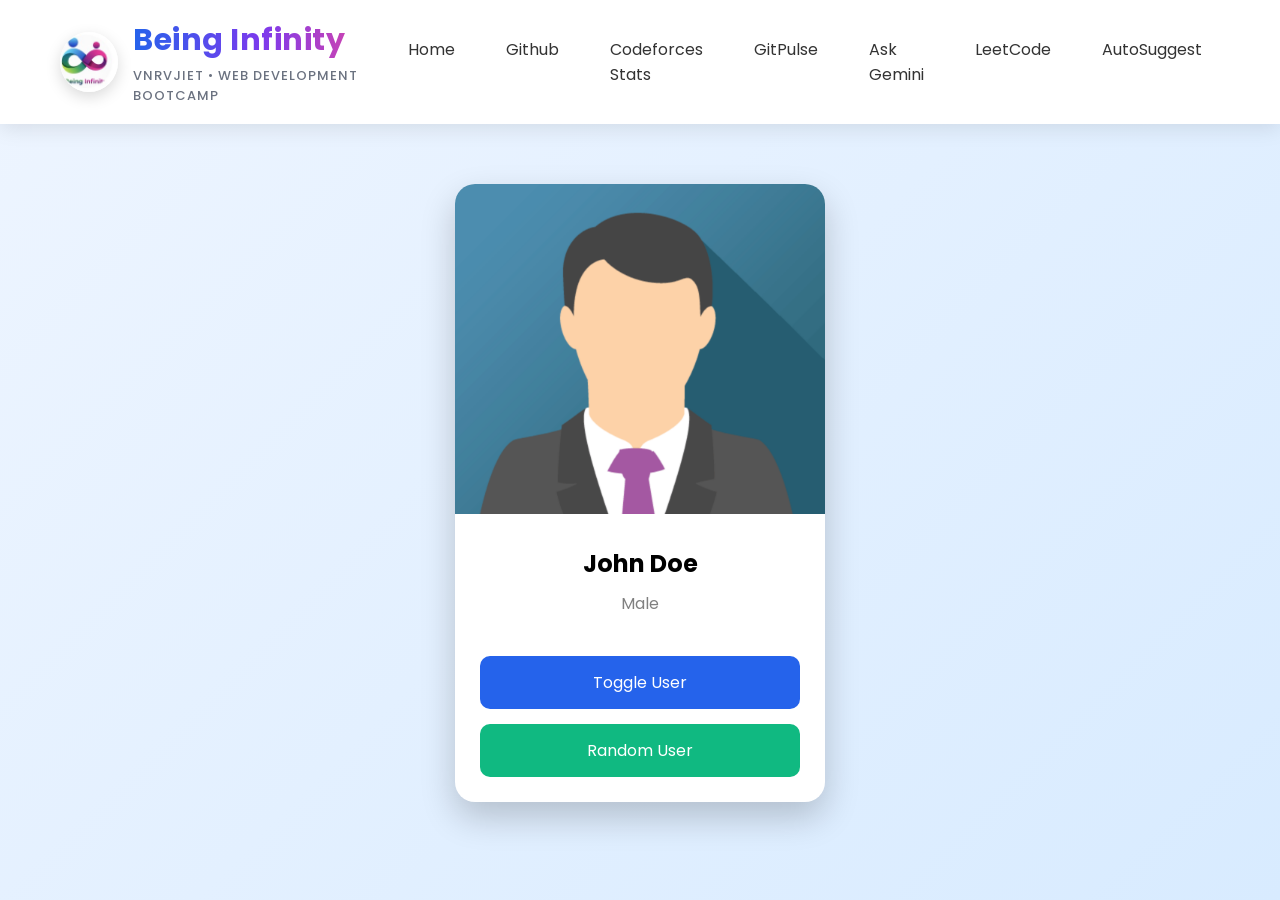
<file: target/classes/static/index.html>
<!DOCTYPE html>
<html lang="en">

<head>

    <meta charset="UTF-8">

    <meta name="viewport" content="width=device-width, initial-scale=1.0">

    <title>Being Infinity</title>

    <link href="https://fonts.googleapis.com/css2?family=Poppins:wght@300;400;500;600;700&display=swap"
        rel="stylesheet">

    <link rel="stylesheet" href="index.css">

</head>

<body>

    <nav class="navbar">

       <div class="logo">

    <img src="being-infinity.png" alt="Being Infinity Logo">

    <div class="logo-text">

        <h2>Being Infinity</h2>

        <p>VNRVJIET • Web Development Bootcamp</p>

    </div>

</div>

        <div class="nav-links">

            <a href="#">Home</a>

            <a href="https://github.com/" target="_blank">Github</a>

            <a href="codeforces-stats.html" target="_blank">Codeforces Stats</a>

            <a href="gitpulse.html" target="_blank">GitPulse</a>

            <a href="ask-gemini.html" target="_blank">Ask Gemini</a>

            <a href="leetcode-stats.html" target="_blank">LeetCode</a>

            <a href="autosuggest.html" target="_blank">AutoSuggest</a>

        </div>

    </nav>

    <main>

        <div class="card">

            <img
                id="user-image"
                src="john.png"
                alt="User Image">

            <div class="card-content">

                <h2 id="user-name">John Doe</h2>

                <p id="user-gender">Male</p>

                <button class="toggle-btn" onclick="toggleUser()">

                    Toggle User

                </button>

                <button class="random-btn" onclick="randomUser()">

                    Random User

                </button>

            </div>

        </div>

    </main>

    <script src="index.js"></script>

</body>

</html>
</file>
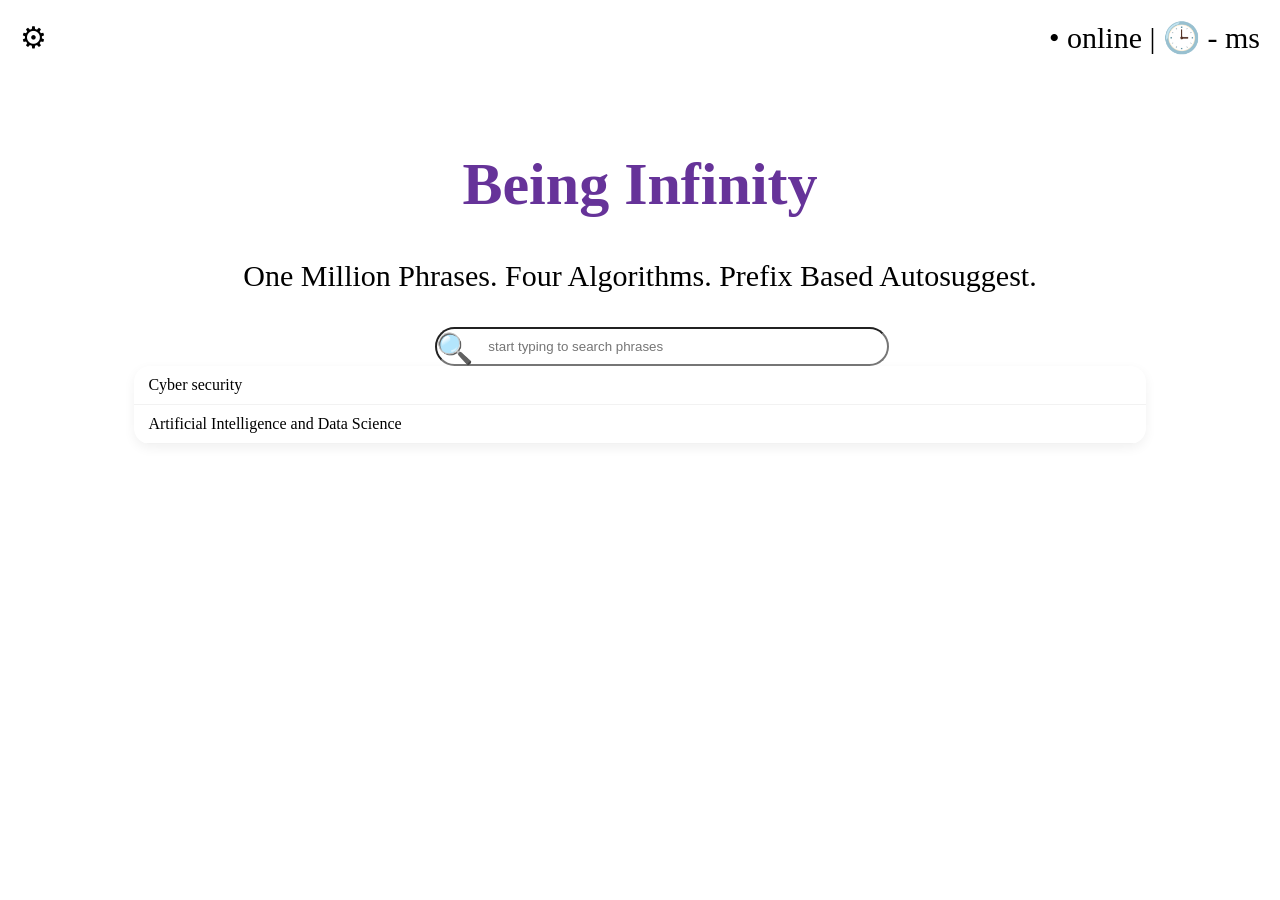
<file: target/classes/static/autosuggest.html>
<!DOCTYPE html>
<html lang="en">
<head>
    <meta charset="UTF-8">
    <meta name="viewport" content="width=device-width, initial-scale=1.0">
    <title>Being Infinity</title>
    <style>
        body{
            text-align:center;
            font-size:30px;
        }

        .gear{
            position:fixed;
            top:20px;
            left:20px;
        }

        .pill{
            position:fixed;
            top:20px;
            right:20px;
        }

        .logo{
            margin-top:150px;
            color:rebeccapurple;
        }

        input[type=text]{
            width:400px;
        }

        .searchbox{
            padding-top:10px;
            padding-bottom:10px;
            padding-left:40px;
            padding-right:10px; 
            border-radius:20px;
            width:50%;

        }

        .lens{
            position:relative;
            left:45px;
            top:8px;
        }

        .search-suggestions {
            width: 80%;
            margin: 8px 0 0;
            border-radius: 16px;
            box-shadow: 0 4px 12px rgba(0, 0, 0, 0.06);
            overflow: hidden;
            text-align: left;
            margin: 0px auto;
        }
        .suggestion {
            padding: 10px 14px;
            border-bottom: 1px solid #f2f2f2;
            font-size: 16px;
        }
        </style>
</head>
<body>
     <span class="gear" > &#x2699; </span>
     <span class="pill" > &#x2022; online | &#x1F552; - ms </span>
     <h1 class="logo"> Being Infinity </h1>
     <p> One Million Phrases. Four Algorithms. Prefix Based Autosuggest.</p>
     <span class="lens"> &#128269; </span>
     <input class="searchbox" type="text"
        placeholder="   start typing to search phrases">

    <div class="search-suggestions">
        <div class="suggestion"> Cyber security </div>
        <div class="suggestion"> Artificial Intelligence and Data Science </div>
    </div>
</body>
</html>
</file>
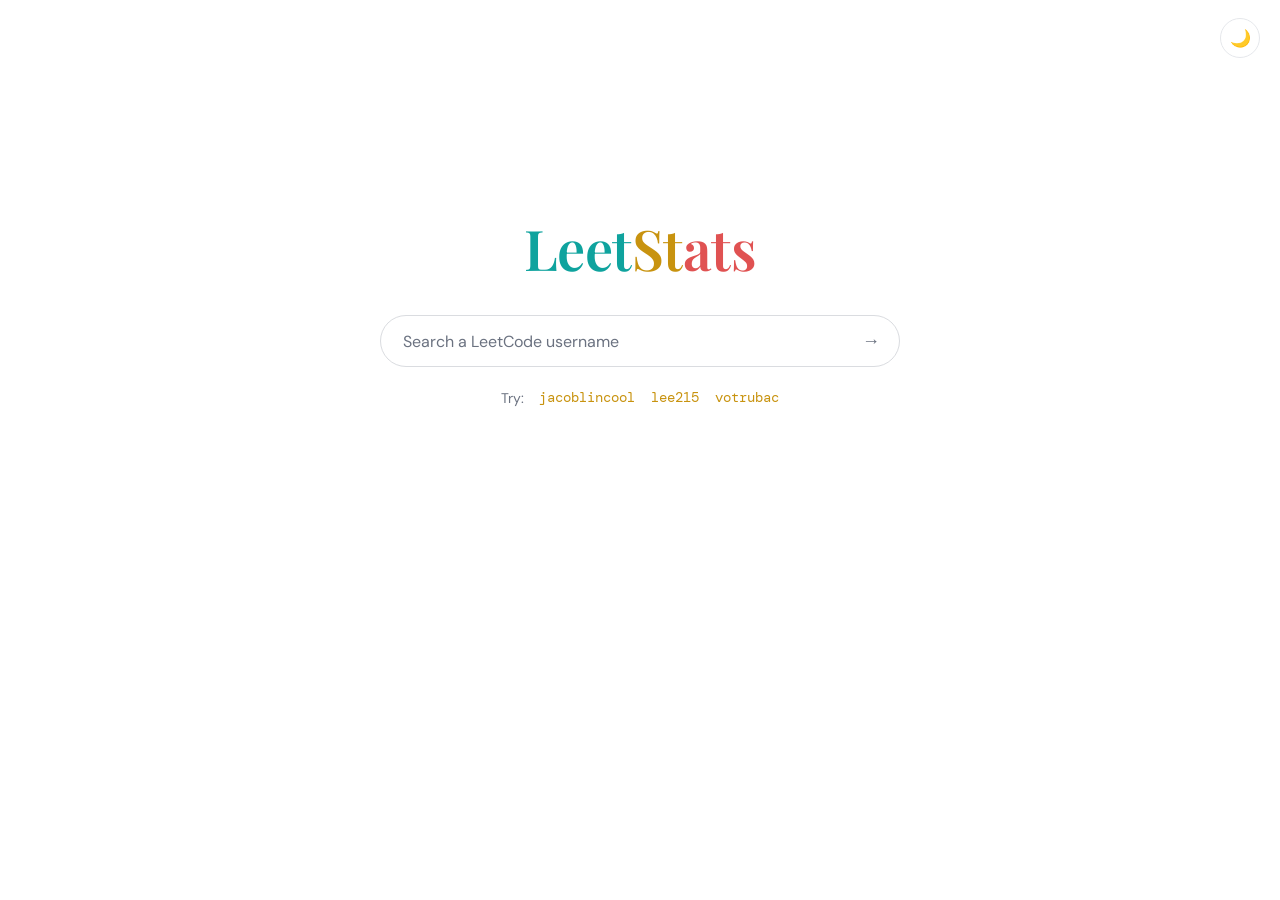
<file: target/classes/static/leetcode-stats.html>
<!DOCTYPE html>
<html lang="en" data-theme="light">
<head>
<meta charset="UTF-8">
<meta name="viewport" content="width=device-width, initial-scale=1.0">
<title>LeetStats</title>
<link rel="preconnect" href="https://fonts.googleapis.com">
<link rel="preconnect" href="https://fonts.gstatic.com" crossorigin>
<link href="https://fonts.googleapis.com/css2?family=Playfair+Display:wght@600&family=DM+Sans:wght@400;500;700&family=DM+Mono:wght@400;500&display=swap" rel="stylesheet">
<style>
  :root, [data-theme="light"] {
    --bg: #ffffff;
    --text: #1f2328;
    --muted: #6b7280;
    --line: #e5e7eb;
    --surface: #ffffff;
    --input-border: #dadce0;
    --input-shadow: rgba(32, 33, 36, 0.12);
    --track: #f0f1f3;
    --easy: #0fa39e;
    --medium: #c8930f;
    --hard: #e05252;
    --accent: #c8930f;
    --card-shadow: 0 1px 3px rgba(32, 33, 36, 0.08), 0 8px 28px rgba(32, 33, 36, 0.06);
  }
  [data-theme="dark"] {
    --bg: #0a0b0d;
    --text: #e9e7e2;
    --muted: #8b8f98;
    --line: rgba(255, 255, 255, 0.09);
    --surface: #121418;
    --input-border: rgba(255, 255, 255, 0.14);
    --input-shadow: rgba(0, 0, 0, 0.5);
    --track: rgba(255, 255, 255, 0.08);
    --easy: #3ddad7;
    --medium: #e3b341;
    --hard: #ff6b6b;
    --accent: #e3b341;
    --card-shadow: 0 20px 50px rgba(0, 0, 0, 0.45);
  }

  * { margin: 0; padding: 0; box-sizing: border-box; }

  html, body { height: 100%; }

  body {
    background: var(--bg);
    color: var(--text);
    font-family: "DM Sans", system-ui, sans-serif;
    display: flex;
    flex-direction: column;
    align-items: center;
    transition: background 0.25s, color 0.25s;
  }

  /* theme toggle, top right */
  .theme-toggle {
    position: fixed;
    top: 18px;
    right: 20px;
    width: 40px;
    height: 40px;
    border-radius: 50%;
    border: 1px solid var(--line);
    background: var(--surface);
    color: var(--text);
    font-size: 17px;
    cursor: pointer;
    display: flex;
    align-items: center;
    justify-content: center;
    transition: background 0.25s, border-color 0.25s, transform 0.15s;
    z-index: 10;
  }
  .theme-toggle:hover { transform: scale(1.06); }
  .theme-toggle:focus-visible { outline: 2px solid var(--accent); outline-offset: 2px; }

  main {
    width: 100%;
    max-width: 640px;
    padding: 0 24px 64px;
    display: flex;
    flex-direction: column;
    align-items: center;
    /* Google-style: sits a bit above vertical center when idle */
    margin-top: clamp(96px, 24vh, 210px);
    transition: margin-top 0.45s cubic-bezier(0.3, 0.8, 0.3, 1);
  }
  body.has-result main { margin-top: 72px; }

  .wordmark {
    font-family: "Playfair Display", serif;
    font-weight: 600;
    font-size: clamp(40px, 8vw, 56px);
    letter-spacing: -0.01em;
    margin-bottom: 30px;
    user-select: none;
  }
  .wordmark .l { color: var(--easy); }
  .wordmark .e { color: var(--medium); }
  .wordmark .t { color: var(--hard); }

  /* search */
  .search {
    width: 100%;
    max-width: 520px;
    display: flex;
    align-items: center;
    gap: 12px;
    background: var(--surface);
    border: 1px solid var(--input-border);
    border-radius: 999px;
    padding: 0 8px 0 22px;
    height: 52px;
    transition: box-shadow 0.2s, border-color 0.2s, background 0.25s;
  }
  .search:focus-within {
    box-shadow: 0 2px 10px var(--input-shadow);
    border-color: transparent;
  }
  [data-theme="dark"] .search:focus-within { border-color: var(--accent); box-shadow: none; }

  .search input {
    flex: 1;
    min-width: 0;
    border: none;
    outline: none;
    background: transparent;
    color: var(--text);
    font-family: "DM Mono", monospace;
    font-size: 16px;
  }
  .search input::placeholder { color: var(--muted); font-family: "DM Sans", sans-serif; }

  .search button {
    border: none;
    background: transparent;
    color: var(--muted);
    font-size: 18px;
    width: 40px;
    height: 40px;
    border-radius: 50%;
    cursor: pointer;
    display: flex;
    align-items: center;
    justify-content: center;
    transition: color 0.15s, background 0.15s;
  }
  .search button:hover { color: var(--accent); background: var(--track); }
  .search button:focus-visible { outline: 2px solid var(--accent); outline-offset: 1px; }
  .search button:disabled { opacity: 0.45; cursor: wait; }

  .try {
    margin-top: 20px;
    font-size: 14px;
    color: var(--muted);
    display: flex;
    gap: 14px;
    align-items: center;
    flex-wrap: wrap;
    justify-content: center;
  }
  .try button {
    background: none;
    border: none;
    padding: 2px 1px;
    color: var(--accent);
    font-family: "DM Mono", monospace;
    font-size: 13.5px;
    cursor: pointer;
    border-bottom: 1px dashed transparent;
    transition: border-color 0.15s;
  }
  .try button:hover { border-bottom-color: var(--accent); }
  .try button:focus-visible { outline: 2px solid var(--accent); outline-offset: 2px; }

  /* states */
  .loader {
    margin-top: 52px;
    width: 34px; height: 34px;
    border: 3px solid var(--track);
    border-top-color: var(--accent);
    border-radius: 50%;
    animation: spin 0.8s linear infinite;
  }
  @keyframes spin { to { transform: rotate(360deg); } }

  .error {
    margin-top: 44px;
    text-align: center;
    color: var(--muted);
    font-size: 14.5px;
    line-height: 1.6;
    max-width: 420px;
  }
  .error b { color: var(--hard); font-weight: 700; display: block; margin-bottom: 4px; }

  /* card */
  .card {
    width: 100%;
    margin-top: 44px;
    background: var(--surface);
    border: 1px solid var(--line);
    border-radius: 18px;
    padding: 30px 34px;
    box-shadow: var(--card-shadow);
    animation: rise 0.45s cubic-bezier(0.2, 0.7, 0.3, 1) both;
    transition: background 0.25s, border-color 0.25s;
  }
  @keyframes rise {
    from { opacity: 0; transform: translateY(14px); }
    to   { opacity: 1; transform: translateY(0); }
  }

  .card-head {
    display: flex;
    justify-content: space-between;
    align-items: baseline;
    gap: 10px;
    flex-wrap: wrap;
    margin-bottom: 26px;
  }
  .card-head a {
    font-family: "Playfair Display", serif;
    font-size: 23px;
    font-weight: 600;
    color: var(--text);
    text-decoration: none;
  }
  .card-head a:hover { color: var(--accent); }
  .card-head .rank {
    font-family: "DM Mono", monospace;
    font-size: 13px;
    color: var(--muted);
  }
  .card-head .rank b { color: var(--accent); font-weight: 500; }

  .card-body {
    display: grid;
    grid-template-columns: 168px 1fr;
    gap: 34px;
    align-items: center;
  }

  .ring-wrap { position: relative; width: 168px; height: 168px; margin: 0 auto; }
  .ring-wrap svg { transform: rotate(-90deg); display: block; }
  .ring-track { fill: none; stroke: var(--track); stroke-width: 9; }
  .ring-fill {
    fill: none;
    stroke: var(--accent);
    stroke-width: 9;
    stroke-linecap: round;
    transition: stroke-dashoffset 1.1s cubic-bezier(0.3, 0.8, 0.3, 1), stroke 0.25s;
  }
  .ring-center {
    position: absolute; inset: 0;
    display: flex; flex-direction: column;
    align-items: center; justify-content: center;
  }
  .ring-center .big {
    font-family: "DM Mono", monospace;
    font-size: 36px;
    line-height: 1;
  }
  .ring-center .small {
    color: var(--muted);
    font-size: 11.5px;
    margin-top: 6px;
    letter-spacing: 0.06em;
    text-transform: uppercase;
  }

  .bars { display: flex; flex-direction: column; gap: 18px; }
  .bar-top {
    display: flex;
    justify-content: space-between;
    align-items: baseline;
    margin-bottom: 7px;
  }
  .bar-top .label {
    font-size: 12.5px;
    font-weight: 700;
    letter-spacing: 0.09em;
    text-transform: uppercase;
  }
  .bar-top .nums {
    font-family: "DM Mono", monospace;
    font-size: 13px;
    color: var(--muted);
  }
  .bar-top .nums b { color: var(--text); font-weight: 500; }
  .bar-track { height: 7px; border-radius: 99px; background: var(--track); overflow: hidden; }
  .bar-fill { height: 100%; width: 0; border-radius: 99px; transition: width 1.1s cubic-bezier(0.3, 0.8, 0.3, 1); }
  .easy   .label { color: var(--easy); }   .easy   .bar-fill { background: var(--easy); }
  .medium .label { color: var(--medium); } .medium .bar-fill { background: var(--medium); }
  .hard   .label { color: var(--hard); }   .hard   .bar-fill { background: var(--hard); }

  .hidden { display: none !important; }

  @media (max-width: 540px) {
    .card { padding: 24px 20px; }
    .card-body { grid-template-columns: 1fr; gap: 26px; }
  }

  @media (prefers-reduced-motion: reduce) {
    * { animation: none !important; transition: none !important; }
  }
</style>
</head>
<body>
  <button class="theme-toggle" id="theme-toggle" aria-label="Switch theme" title="Switch theme">🌙</button>

  <main>
    <h1 class="wordmark"><span class="l">Leet</span><span class="e">St</span><span class="t">ats</span></h1>

    <div class="search">
      <input id="username" type="text" placeholder="Search a LeetCode username" autocomplete="off" spellcheck="false" aria-label="LeetCode username">
      <button id="go" aria-label="Fetch stats" title="Fetch stats">→</button>
    </div>

    <div class="try">
      <span>Try:</span>
      <button data-u="jacoblincool">jacoblincool</button>
      <button data-u="lee215">lee215</button>
      <button data-u="votrubac">votrubac</button>
    </div>

    <div id="loading" class="loader hidden" role="status" aria-label="Loading"></div>

    <div id="error" class="error hidden" role="alert">
      <b>Couldn't fetch that profile</b>
      <span id="error-msg"></span>
    </div>

    <section id="card" class="card hidden" aria-live="polite">
      <div class="card-head">
        <a id="profile-link" href="#" target="_blank" rel="noopener"></a>
        <span class="rank">Rank <b id="ranking">—</b></span>
      </div>
      <div class="card-body">
        <div class="ring-wrap">
          <svg width="168" height="168" viewBox="0 0 168 168" aria-hidden="true">
            <circle class="ring-track" cx="84" cy="84" r="74"></circle>
            <circle class="ring-fill" id="ring" cx="84" cy="84" r="74"></circle>
          </svg>
          <div class="ring-center">
            <div class="big" id="total-solved">0</div>
            <div class="small" id="total-label">solved</div>
          </div>
        </div>
        <div class="bars">
          <div class="bar-row easy">
            <div class="bar-top"><span class="label">Easy</span>
              <span class="nums"><b id="easy-solved">0</b> / <span id="easy-total">0</span></span></div>
            <div class="bar-track"><div class="bar-fill" id="easy-bar"></div></div>
          </div>
          <div class="bar-row medium">
            <div class="bar-top"><span class="label">Medium</span>
              <span class="nums"><b id="medium-solved">0</b> / <span id="medium-total">0</span></span></div>
            <div class="bar-track"><div class="bar-fill" id="medium-bar"></div></div>
          </div>
          <div class="bar-row hard">
            <div class="bar-top"><span class="label">Hard</span>
              <span class="nums"><b id="hard-solved">0</b> / <span id="hard-total">0</span></span></div>
            <div class="bar-track"><div class="bar-fill" id="hard-bar"></div></div>
          </div>
        </div>
      </div>
    </section>
  </main>

<script>
(function () {
  "use strict";

  /* ---------- theme ---------- */
  var root = document.documentElement;
  var toggle = document.getElementById("theme-toggle");
  var prefersDark = window.matchMedia("(prefers-color-scheme: dark)").matches;
  setTheme(prefersDark ? "dark" : "light");

  function setTheme(t) {
    root.setAttribute("data-theme", t);
    toggle.textContent = t === "dark" ? "☀️" : "🌙";
  }
  toggle.addEventListener("click", function () {
    setTheme(root.getAttribute("data-theme") === "dark" ? "light" : "dark");
  });

  /* ---------- elements ---------- */
  var input = document.getElementById("username");
  var goBtn = document.getElementById("go");
  var loadingEl = document.getElementById("loading");
  var errorEl = document.getElementById("error");
  var errorMsg = document.getElementById("error-msg");
  var cardEl = document.getElementById("card");

  var RING_R = 74;
  var RING_C = 2 * Math.PI * RING_R;
  var ring = document.getElementById("ring");
  ring.setAttribute("stroke-dasharray", RING_C);
  ring.setAttribute("stroke-dashoffset", RING_C);

  /* ---------- data sources (tried in order) ---------- */
  var SOURCES = [
    {
      url: function (u) { return "https://leetcode-api-faisalshohag.vercel.app/" + encodeURIComponent(u); },
      parse: function (d) {
        if (!d || d.errors || d.totalSolved === undefined) return null;
        return pick(d);
      }
    },
    {
      url: function (u) { return "https://alfa-leetcode-api.onrender.com/userProfile/" + encodeURIComponent(u); },
      parse: function (d) {
        if (!d || d.errors || d.totalSolved === undefined) return null;
        return pick(d);
      }
    },
    {
      url: function (u) { return "https://leetcode-stats-api.herokuapp.com/" + encodeURIComponent(u); },
      parse: function (d) {
        if (!d || d.status !== "success") return null;
        return pick(d);
      }
    }
  ];

  function pick(d) {
    return {
      totalSolved: d.totalSolved, totalQuestions: d.totalQuestions,
      easySolved: d.easySolved, totalEasy: d.totalEasy,
      mediumSolved: d.mediumSolved, totalMedium: d.totalMedium,
      hardSolved: d.hardSolved, totalHard: d.totalHard,
      ranking: d.ranking
    };
  }

  function fetchWithTimeout(url, ms) {
    var ctrl = new AbortController();
    var t = setTimeout(function () { ctrl.abort(); }, ms);
    return fetch(url, { signal: ctrl.signal })
      .then(function (r) { return r.json(); })
      .finally(function () { clearTimeout(t); });
  }

  function fetchStats(username) {
    var i = 0;
    function tryNext() {
      if (i >= SOURCES.length) return Promise.reject(new Error("all sources failed"));
      var src = SOURCES[i++];
      return fetchWithTimeout(src.url(username), 12000)
        .then(function (json) {
          var parsed = src.parse(json);
          return parsed || tryNext();
        })
        .catch(function () { return tryNext(); });
    }
    return tryNext();
  }

  /* ---------- rendering ---------- */
  function fmt(n) {
    if (n === null || n === undefined || isNaN(n)) return "—";
    return Number(n).toLocaleString("en-US");
  }

  function countUp(el, target, ms) {
    var reduce = window.matchMedia("(prefers-reduced-motion: reduce)").matches;
    if (reduce || !target) { el.textContent = fmt(target || 0); return; }
    var start = performance.now();
    (function step(now) {
      var p = Math.min(((now || performance.now()) - start) / ms, 1);
      var eased = 1 - Math.pow(1 - p, 3);
      el.textContent = fmt(Math.round(target * eased));
      if (p < 1) requestAnimationFrame(step);
    })();
  }

  function setBar(id, solved, total) {
    var pct = total > 0 ? (solved / total) * 100 : 0;
    document.getElementById(id).style.width = Math.max(pct, solved > 0 ? 2 : 0) + "%";
  }

  function render(username, s) {
    var link = document.getElementById("profile-link");
    link.textContent = username;
    link.href = "https://leetcode.com/u/" + encodeURIComponent(username) + "/";

    document.getElementById("ranking").textContent = "#" + fmt(s.ranking);
    document.getElementById("total-label").textContent = "of " + fmt(s.totalQuestions);
    document.getElementById("easy-solved").textContent = fmt(s.easySolved);
    document.getElementById("easy-total").textContent = fmt(s.totalEasy);
    document.getElementById("medium-solved").textContent = fmt(s.mediumSolved);
    document.getElementById("medium-total").textContent = fmt(s.totalMedium);
    document.getElementById("hard-solved").textContent = fmt(s.hardSolved);
    document.getElementById("hard-total").textContent = fmt(s.totalHard);

    document.body.classList.add("has-result");
    cardEl.classList.remove("hidden");

    requestAnimationFrame(function () {
      requestAnimationFrame(function () {
        countUp(document.getElementById("total-solved"), s.totalSolved, 1100);
        var pct = s.totalQuestions > 0 ? s.totalSolved / s.totalQuestions : 0;
        ring.setAttribute("stroke-dashoffset", RING_C * (1 - pct));
        setBar("easy-bar", s.easySolved, s.totalEasy);
        setBar("medium-bar", s.mediumSolved, s.totalMedium);
        setBar("hard-bar", s.hardSolved, s.totalHard);
      });
    });
  }

  function resetCard() {
    ring.setAttribute("stroke-dashoffset", RING_C);
    ["easy-bar", "medium-bar", "hard-bar"].forEach(function (id) {
      document.getElementById(id).style.width = "0";
    });
    document.getElementById("total-solved").textContent = "0";
  }

  /* ---------- flow ---------- */
  var busy = false;

  function lookup(username) {
    username = (username || "").trim();
    if (!username || busy) return;
    busy = true;

    input.value = username;
    goBtn.disabled = true;
    errorEl.classList.add("hidden");
    cardEl.classList.add("hidden");
    resetCard();
    loadingEl.classList.remove("hidden");

    fetchStats(username)
      .then(function (stats) {
        loadingEl.classList.add("hidden");
        render(username, stats);
      })
      .catch(function () {
        loadingEl.classList.add("hidden");
        errorMsg.textContent = 'No stats found for "' + username +
          '". Check the spelling, or the public stats APIs may be briefly busy — try again in a moment.';
        errorEl.classList.remove("hidden");
      })
      .finally(function () {
        goBtn.disabled = false;
        busy = false;
      });
  }

  goBtn.addEventListener("click", function () { lookup(input.value); });
  input.addEventListener("keydown", function (e) { if (e.key === "Enter") lookup(input.value); });
  document.querySelectorAll(".try button").forEach(function (b) {
    b.addEventListener("click", function () { lookup(b.dataset.u); });
  });
})();
</script>
</body>
</html>
</file>
<file: target/classes/static/index.css>
*{
    margin:0;
    padding:0;
    box-sizing:border-box;
    font-family:'Poppins',sans-serif;
}

body{

    background:linear-gradient(135deg,#eef5ff,#d8ebff);

    min-height:100vh;

}

.navbar{

    display:flex;

    justify-content:space-between;

    align-items:center;

    padding:18px 60px;

    background:white;

    box-shadow:0 4px 20px rgba(0,0,0,.1);

}
/* ===========================
   Logo
=========================== */

.logo{

    display:flex;

    align-items:center;

    gap:15px;

}

.logo img{

    width:60px;

    height:60px;

    border-radius:50%;

    object-fit:cover;

    box-shadow:0 5px 15px rgba(0,0,0,.15);

}

.logo-text{

    display:flex;

    flex-direction:column;

    justify-content:center;

}

.logo-text h2{

    margin:0;

    font-size:30px;

    font-weight:700;

    background:linear-gradient(90deg,#2563eb,#7c3aed,#ec4899);

    -webkit-background-clip:text;

    -webkit-text-fill-color:transparent;

    letter-spacing:.5px;

}

.logo-text p{

    margin-top:3px;

    color:#6b7280;

    font-size:13px;

    font-weight:500;

    letter-spacing:1px;

    text-transform:uppercase;

}

.nav-links{

    display:flex;

    gap:15px;

}

.nav-links a{

    text-decoration:none;

    color:#333;

    padding:10px 18px;

    border-radius:8px;

    transition:.3s;

}

.nav-links a:hover{

    background:#2563eb;

    color:white;

}

main{

    display:flex;

    justify-content:center;

    align-items:center;

    margin-top:60px;

}

.card{

    width:370px;

    background:white;

    border-radius:20px;

    overflow:hidden;

    box-shadow:0 15px 35px rgba(0,0,0,.2);

    transition:.3s;

}

.card:hover{

    transform:translateY(-8px);

}

.card img{

    width:100%;

    height:330px;

    object-fit:cover;

}

.card-content{

    padding:25px;

    text-align:center;

}

.card-content h2{

    margin-bottom:10px;

}

#user-gender{

    color:gray;

    margin-bottom:25px;

}

button{

    width:100%;

    padding:14px;

    border:none;

    border-radius:10px;

    margin-top:15px;

    cursor:pointer;

    font-size:16px;

    transition:.3s;

}

.toggle-btn{

    background:#2563eb;

    color:white;

}

.toggle-btn:hover{

    background:#1d4ed8;

}

.random-btn{

    background:#10b981;

    color:white;

}

.random-btn:hover{

    background:#059669;

}
</file>
